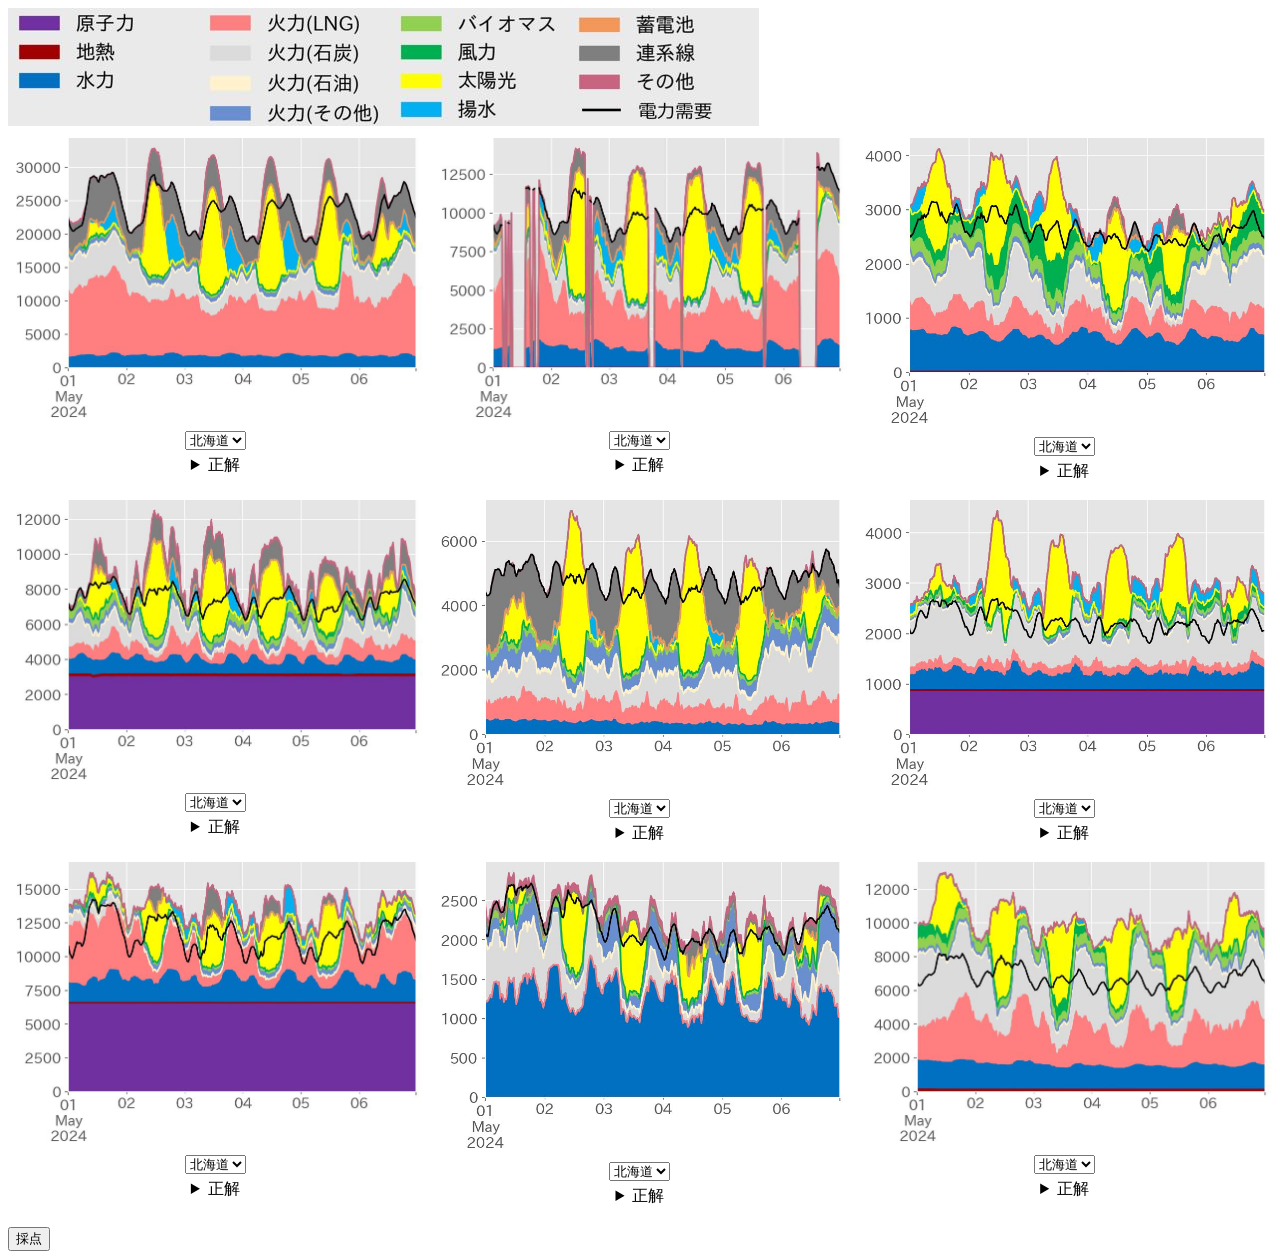
<file: index.html>
<!DOCTYPE html>
<html lang="ja">
<head>
    <meta charset="UTF-8">
    <title>電力需給エリア当てクイズ</title>
    <style>
        .image-container {
            display: grid;
            grid-template-columns: repeat(3, 1fr);
            gap: 10px;
            margin-bottom: 20px;
        }
        .image-box {
            text-align: center;
        }
        .image-box img {
            width: 100%;
            height: auto;
        }
        details {
            margin-top: 5px;
        }
    </style>
</head>
<body>
    <img src="./example/legends.jpg">
    <div class="image-container">
        <!-- 画像とドロップダウン、detailsタグを9つ配置 -->
        <!-- 1-->
        <div class="image-box">
            <img src="./example/tokyo.jpg" alt="Image 1">
            <select id="dropdown1">
                <option value="北海道">北海道</option>
                <option value="東北">東北</option>
                <option value="東京">東京</option>
                <option value="中部">中部</option>
                <option value="北陸">北陸</option>
                <option value="関西">関西</option>
                <option value="中国">中国</option>
                <option value="四国">四国</option>
                <option value="九州">九州</option>
            </select>
            <details>
                <summary>正解</summary>
                <span>東京</span>
            </details>
        </div>
        <!-- 2 -->
        <div class="image-box">
          <img src="./example/chubu.jpg" alt="Image 1">
          <select id="dropdown1">
              <option value="北海道">北海道</option>
              <option value="東北">東北</option>
              <option value="東京">東京</option>
              <option value="中部">中部</option>
              <option value="北陸">北陸</option>
              <option value="関西">関西</option>
              <option value="中国">中国</option>
              <option value="四国">四国</option>
              <option value="九州">九州</option>
          </select>
          <details>
              <summary>正解</summary>
              <span>中部</span>
          </details>
      </div>
      <!-- 3 -->
      <div class="image-box">
        <img src="./example/hokkaido.jpg" alt="Image 1">
        <select id="dropdown1">
            <option value="北海道">北海道</option>
            <option value="東北">東北</option>
            <option value="東京">東京</option>
            <option value="中部">中部</option>
            <option value="北陸">北陸</option>
            <option value="関西">関西</option>
            <option value="中国">中国</option>
            <option value="四国">四国</option>
            <option value="九州">九州</option>
        </select>
        <details>
            <summary>正解</summary>
            <span>北海道</span>
        </details>
      </div>
      <!-- 4 -->
      <div class="image-box">
        <img src="./example/kyusyu.jpg" alt="Image 1">
        <select id="dropdown1">
            <option value="北海道">北海道</option>
            <option value="東北">東北</option>
            <option value="東京">東京</option>
            <option value="中部">中部</option>
            <option value="北陸">北陸</option>
            <option value="関西">関西</option>
            <option value="中国">中国</option>
            <option value="四国">四国</option>
            <option value="九州">九州</option>
        </select>
        <details>
            <summary>正解</summary>
            <span>九州</span>
        </details>
      </div>
      <!-- 5 -->
      <div class="image-box">
        <img src="./example/chugoku.jpg" alt="Image 1">
        <select id="dropdown1">
            <option value="北海道">北海道</option>
            <option value="東北">東北</option>
            <option value="東京">東京</option>
            <option value="中部">中部</option>
            <option value="北陸">北陸</option>
            <option value="関西">関西</option>
            <option value="中国">中国</option>
            <option value="四国">四国</option>
            <option value="九州">九州</option>
        </select>
        <details>
            <summary>正解</summary>
            <span>中国</span>
        </details>
      </div>
      <!-- 6 -->
      <div class="image-box">
        <img src="./example/shikoku.jpg" alt="Image 1">
        <select id="dropdown1">
            <option value="北海道">北海道</option>
            <option value="東北">東北</option>
            <option value="東京">東京</option>
            <option value="中部">中部</option>
            <option value="北陸">北陸</option>
            <option value="関西">関西</option>
            <option value="中国">中国</option>
            <option value="四国">四国</option>
            <option value="九州">九州</option>
        </select>
        <details>
            <summary>正解</summary>
            <span>四国</span>
        </details>
      </div>
      <!-- 7 -->
      <div class="image-box">
        <img src="./example/kansai.jpg" alt="Image 1">
        <select id="dropdown1">
            <option value="北海道">北海道</option>
            <option value="東北">東北</option>
            <option value="東京">東京</option>
            <option value="中部">中部</option>
            <option value="北陸">北陸</option>
            <option value="関西">関西</option>
            <option value="中国">中国</option>
            <option value="四国">四国</option>
            <option value="九州">九州</option>
        </select>
        <details>
            <summary>正解</summary>
            <span>関西</span>
        </details>
      </div>
      <!-- 8 -->
      <div class="image-box">
        <img src="./example/hokuriku.jpg" alt="Image 1">
        <select id="dropdown1">
            <option value="北海道">北海道</option>
            <option value="東北">東北</option>
            <option value="東京">東京</option>
            <option value="中部">中部</option>
            <option value="北陸">北陸</option>
            <option value="関西">関西</option>
            <option value="中国">中国</option>
            <option value="四国">四国</option>
            <option value="九州">九州</option>
        </select>
        <details>
            <summary>正解</summary>
            <span>北陸</span>
        </details>
      </div>

      <!-- 9 -->
      <div class="image-box">
        <img src="./example/tohoku.jpg" alt="Image 1">
        <select id="dropdown1">
            <option value="北海道">北海道</option>
            <option value="東北">東北</option>
            <option value="東京">東京</option>
            <option value="中部">中部</option>
            <option value="北陸">北陸</option>
            <option value="関西">関西</option>
            <option value="中国">中国</option>
            <option value="四国">四国</option>
            <option value="九州">九州</option>
        </select>
        <details>
            <summary>正解</summary>
            <span>東北</span>
        </details>
      </div>

    </div>



    <button onclick="gradeImages()">採点</button>
    <div id="result"></div>
    <script>
        function gradeImages() {
            let score = 0;
            const imageBoxes = document.querySelectorAll('.image-box');
            imageBoxes.forEach((box, index) => {
                const dropdown = box.querySelector('select');
                const correctAnswer = box.querySelector('details span').textContent.trim();
                if (dropdown.value === correctAnswer) {
                    score++;
                }
            });
            document.getElementById('result').innerHTML = '正答数: ' + score + '/' + imageBoxes.length;
        }
    </script>
</body>
</html>
</file>
